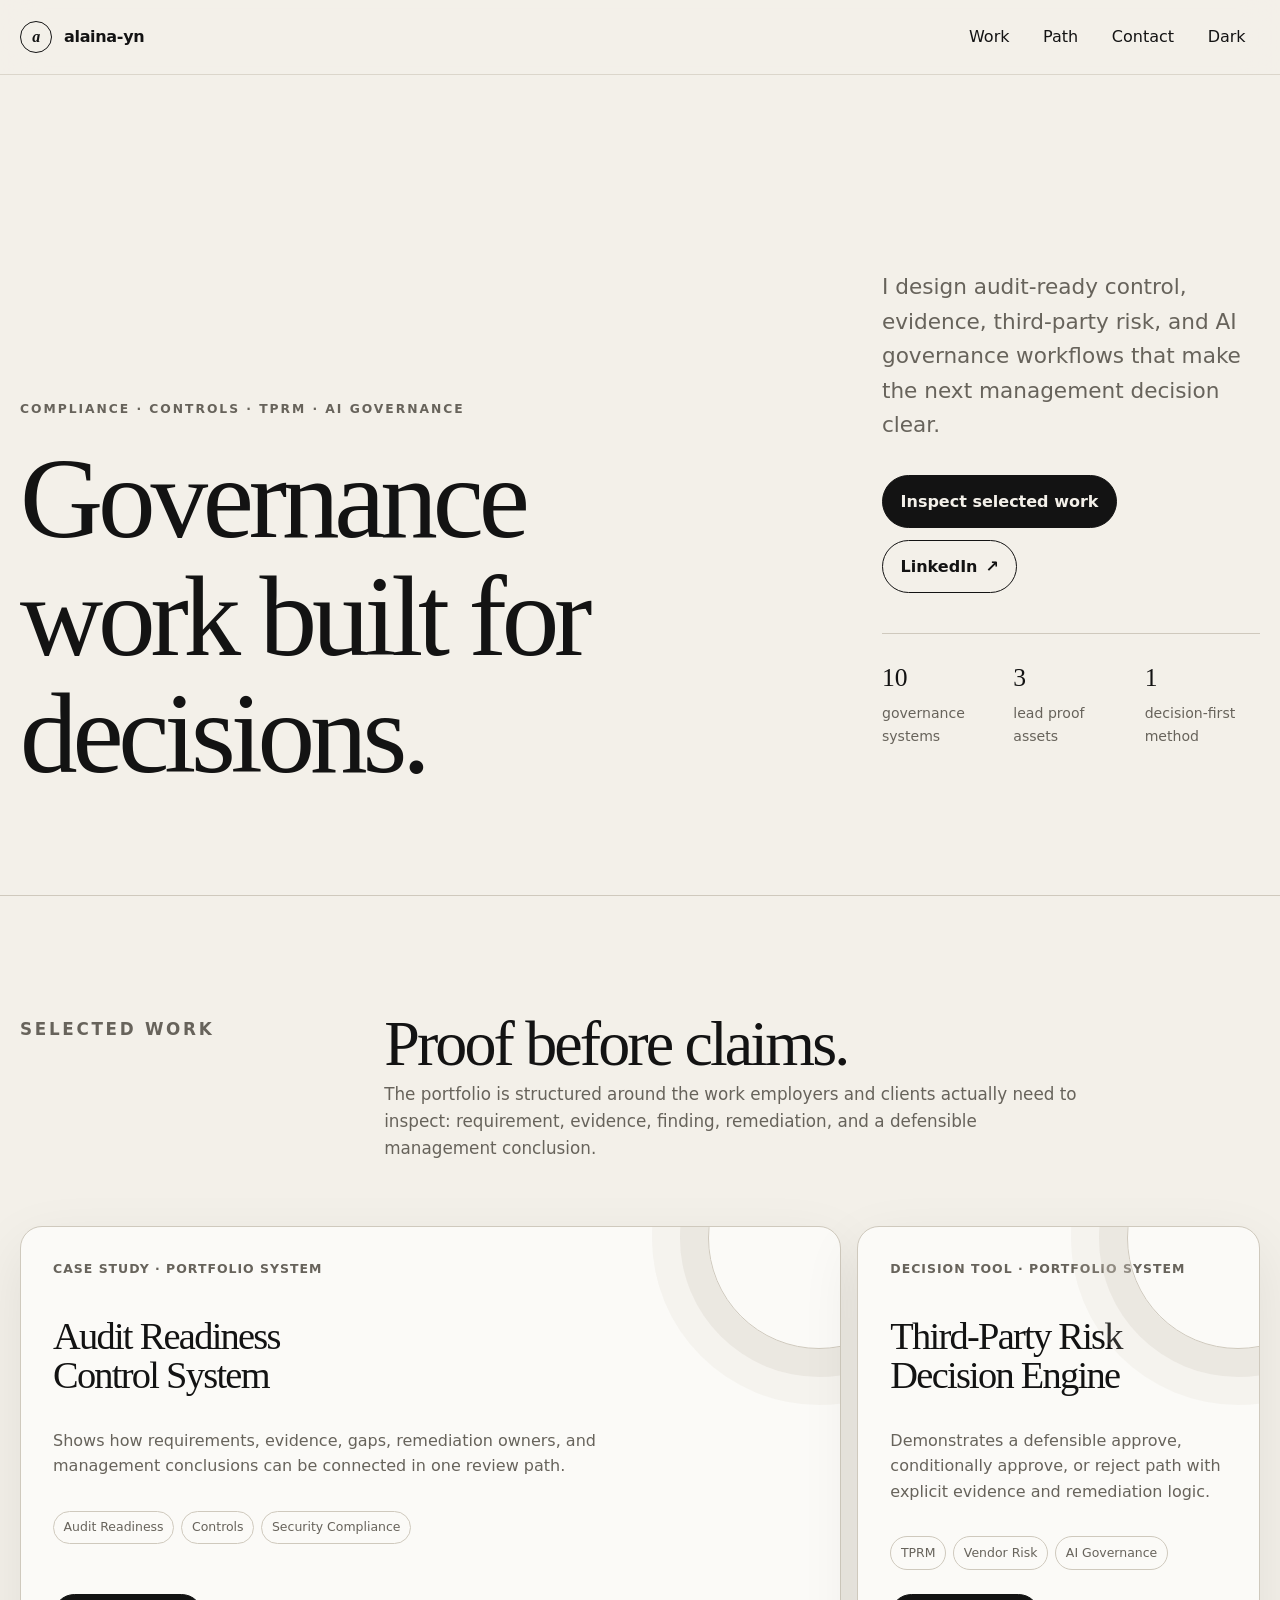
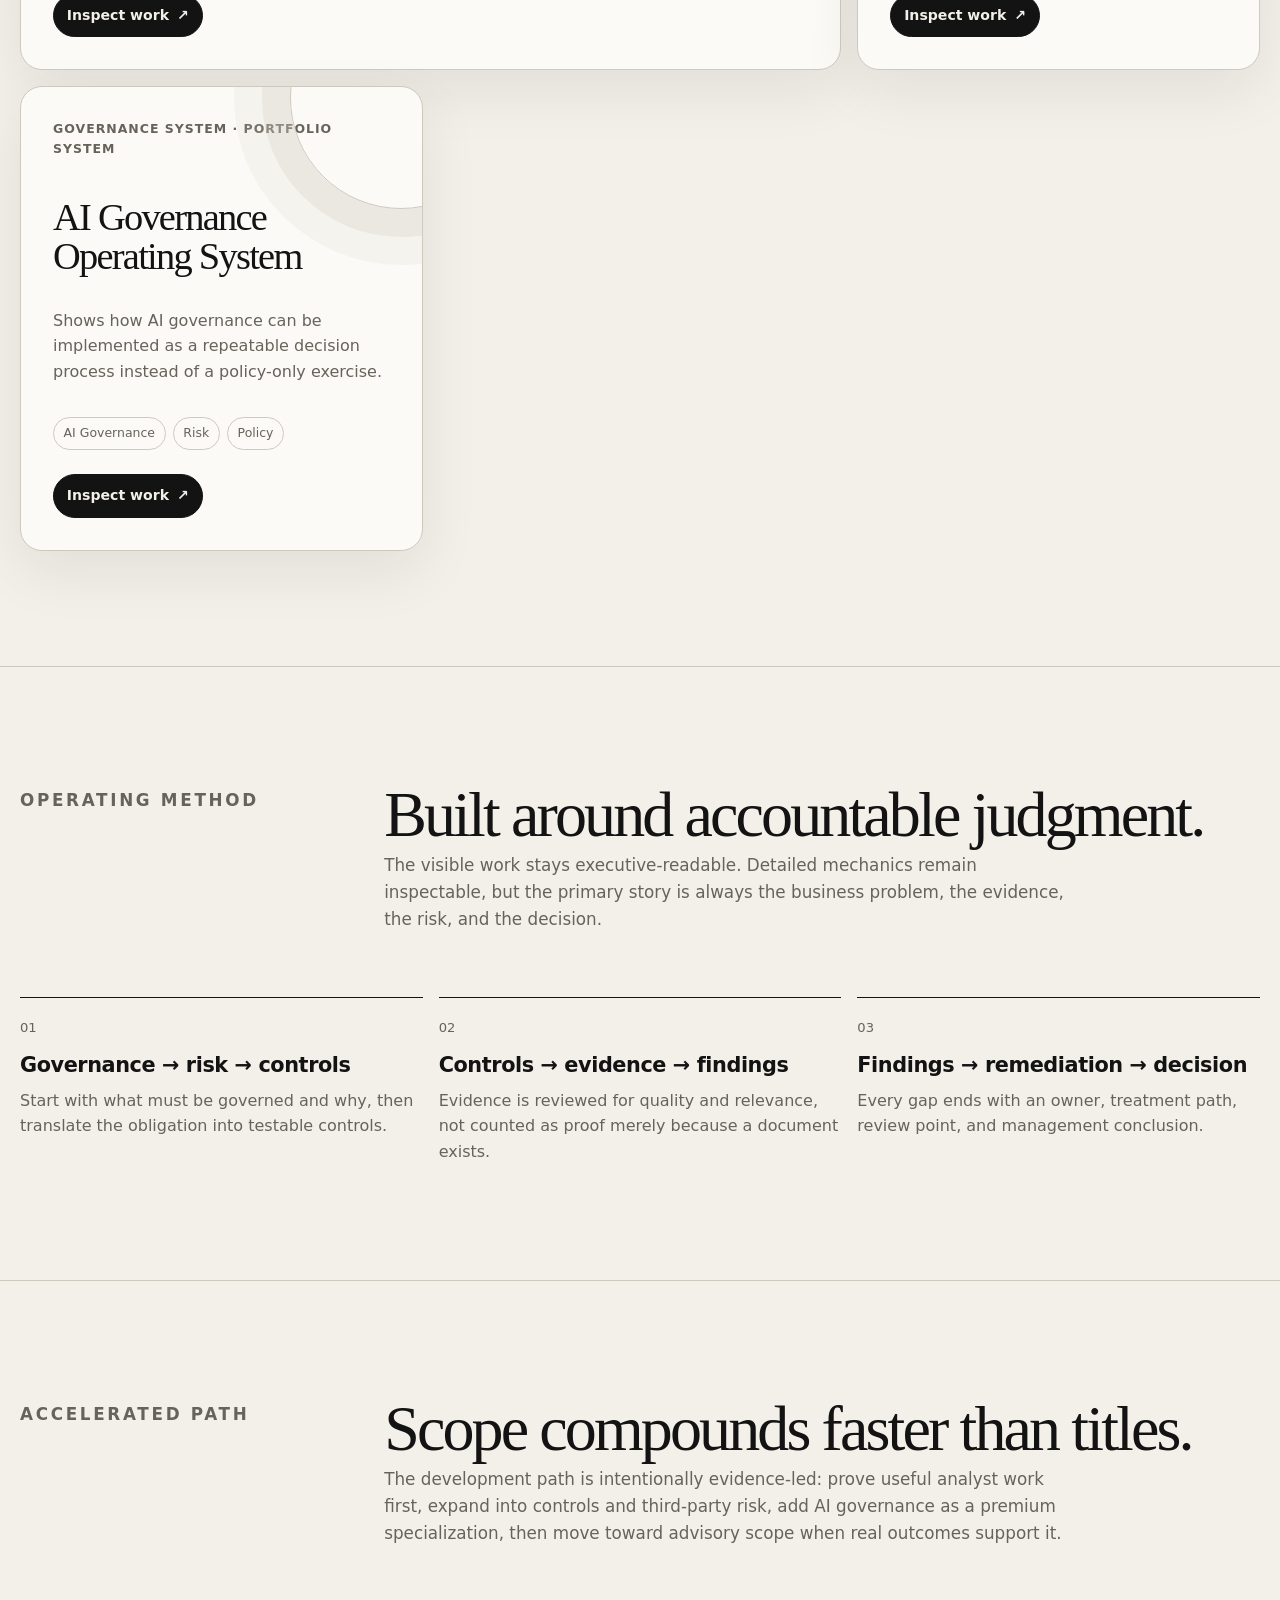
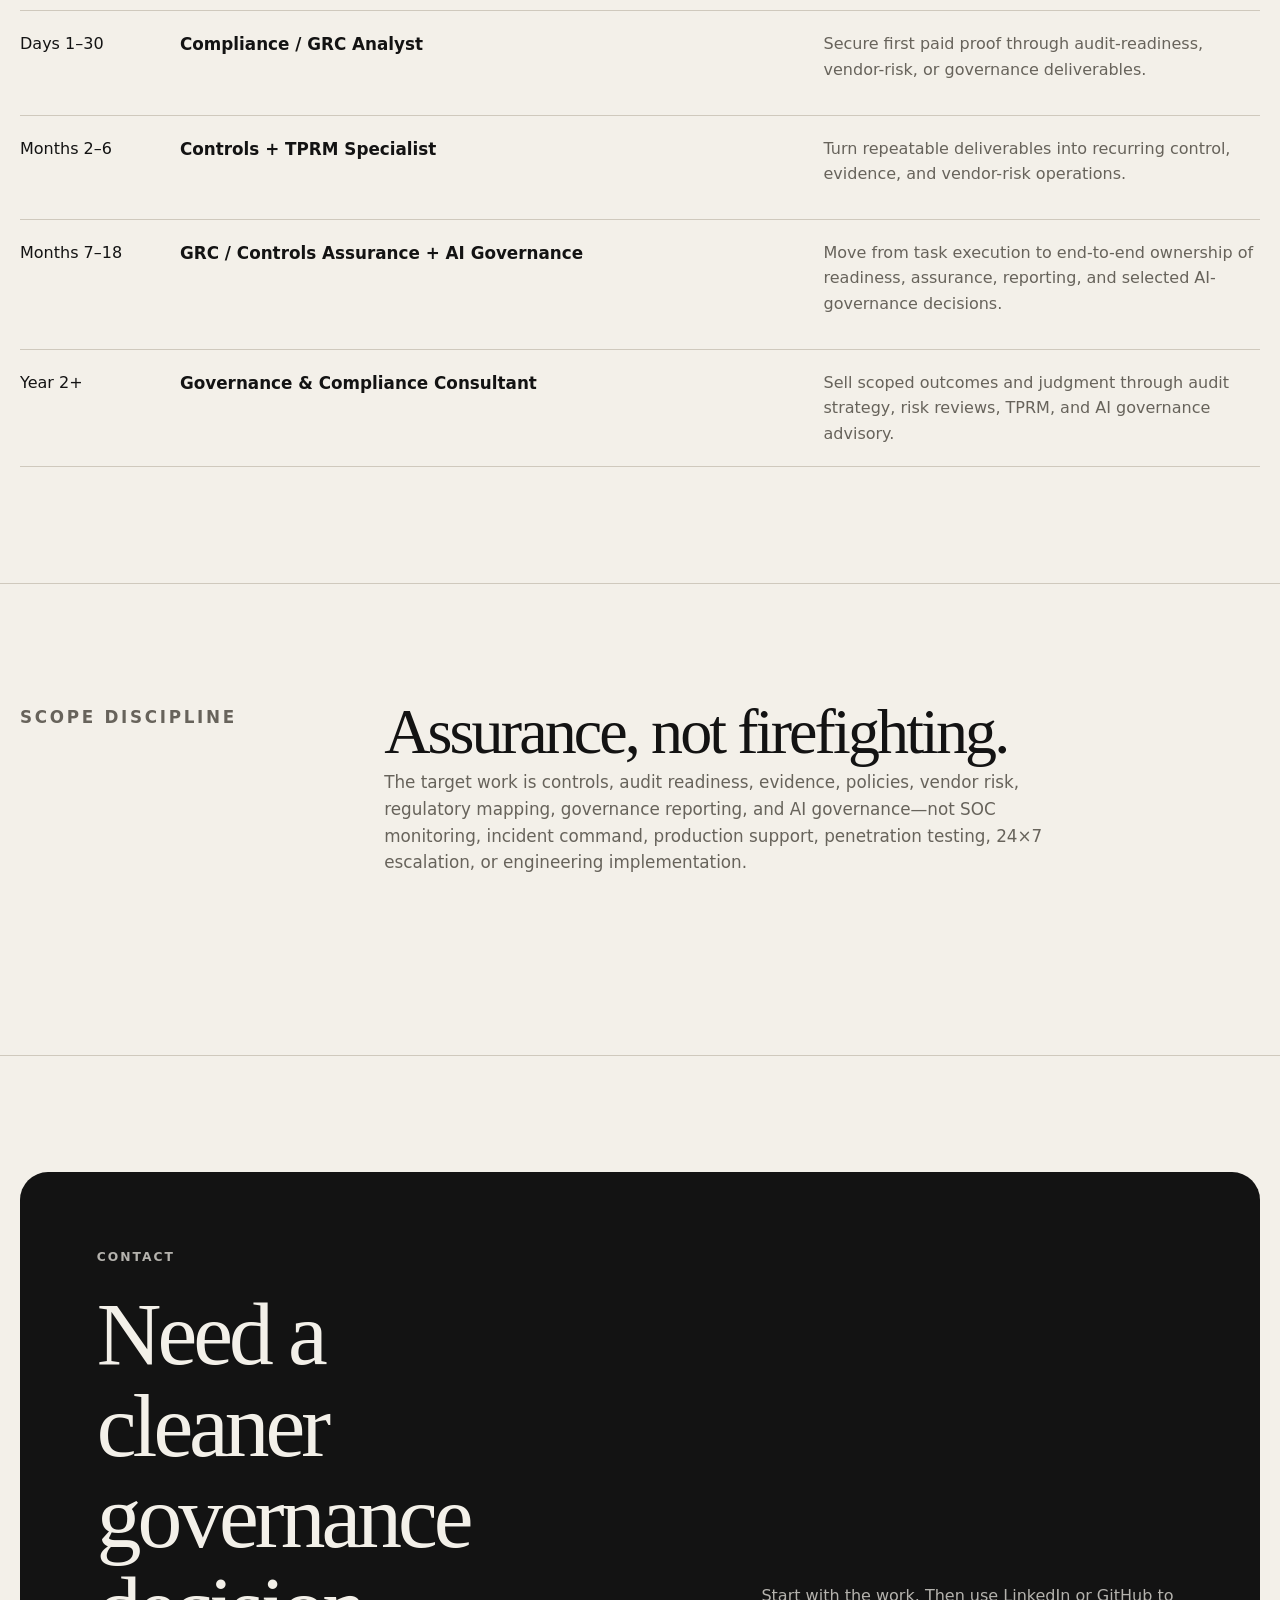
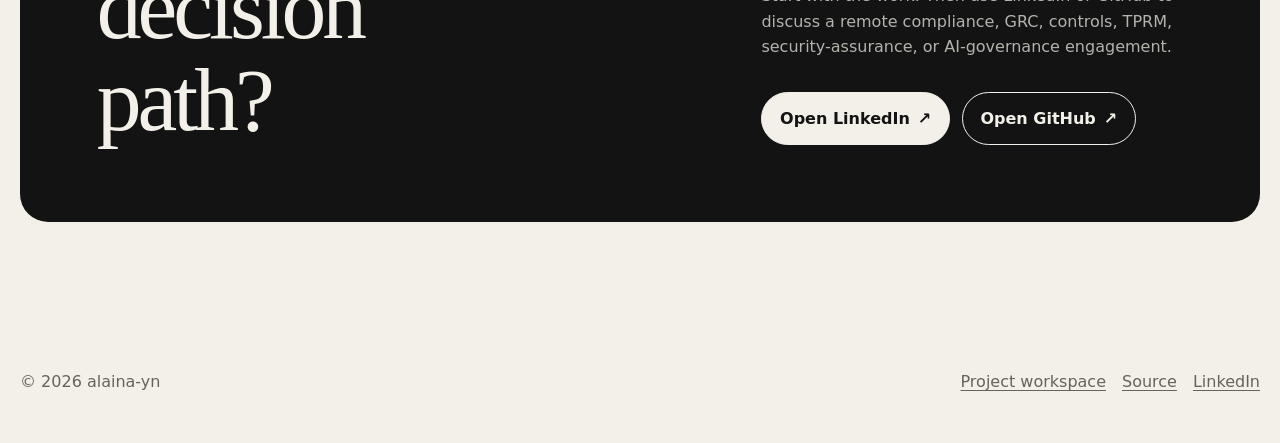
<file: index.html>
<!doctype html>
<html lang="en" data-theme="light">
<head>
  <meta charset="utf-8">
  <meta name="viewport" content="width=device-width, initial-scale=1">
  <title>alaina-yn — Governance, Risk & Compliance</title>
  <meta name="description" content="Evidence-backed governance, risk, compliance, third-party risk, audit readiness, and AI governance portfolio by alaina-yn.">
  <link rel="canonical" href="https://alaina-yn.pages.dev/">
  <meta name="theme-color" content="#f3f0e9">
  <meta property="og:title" content="alaina-yn — Governance, Risk & Compliance">
  <meta property="og:description" content="Audit-ready controls, evidence, vendor-risk decisions, and AI governance workflows.">
  <meta property="og:type" content="website">
  <meta property="og:url" content="https://alaina-yn.pages.dev/">
  <link rel="manifest" href="site.webmanifest">
  <link rel="stylesheet" href="assets/site.css">
  <script defer src="assets/site.js"></script>
  <script defer src="assets/home.js"></script>
</head>
<body>
  <a class="skip-link" href="#main">Skip to main content</a>
  <header class="site-header">
    <nav class="shell nav" aria-label="Primary navigation">
      <a class="brand" href="./" aria-label="alaina-yn home"><span class="brand-mark" aria-hidden="true">a</span><span>alaina-yn</span></a>
      <div class="nav-links">
        <a href="work/">Work</a>
        <a href="#experience">Path</a>
        <a href="#contact" class="keep-mobile">Contact</a>
        <button class="icon-button" type="button" data-theme-toggle aria-label="Switch theme">Dark</button>
      </div>
    </nav>
  </header>

  <main id="main">
    <section class="shell hero" aria-labelledby="hero-title">
      <div>
        <p class="eyebrow">Compliance · Controls · TPRM · AI Governance</p>
        <h1 id="hero-title">Governance work built for decisions.</h1>
      </div>
      <div class="hero-copy">
        <p>I design audit-ready control, evidence, third-party risk, and AI governance workflows that make the next management decision clear.</p>
        <div class="hero-actions">
          <a class="button primary" href="work/">Inspect selected work</a>
          <a class="button secondary" href="https://www.linkedin.com/in/alaina-yn/">LinkedIn <span aria-hidden="true">↗</span></a>
        </div>
        <div class="hero-proof" aria-label="Portfolio focus">
          <div><strong>10</strong><span>governance systems</span></div>
          <div><strong>3</strong><span>lead proof assets</span></div>
          <div><strong>1</strong><span>decision-first method</span></div>
        </div>
      </div>
    </section>

    <section class="section" id="selected-work">
      <div class="shell">
        <div class="section-heading">
          <p class="eyebrow">Selected work</p>
          <div>
            <h2>Proof before claims.</h2>
            <p>The portfolio is structured around the work employers and clients actually need to inspect: requirement, evidence, finding, remediation, and a defensible management conclusion.</p>
          </div>
        </div>
        <div class="work-grid" data-featured-projects aria-live="polite">
          <div class="empty-state">Loading selected work…</div>
        </div>
      </div>
    </section>

    <section class="section" id="method">
      <div class="shell">
        <div class="section-heading">
          <p class="eyebrow">Operating method</p>
          <div>
            <h2>Built around accountable judgment.</h2>
            <p>The visible work stays executive-readable. Detailed mechanics remain inspectable, but the primary story is always the business problem, the evidence, the risk, and the decision.</p>
          </div>
        </div>
        <div class="principles">
          <article class="principle"><span>01</span><h3>Governance → risk → controls</h3><p>Start with what must be governed and why, then translate the obligation into testable controls.</p></article>
          <article class="principle"><span>02</span><h3>Controls → evidence → findings</h3><p>Evidence is reviewed for quality and relevance, not counted as proof merely because a document exists.</p></article>
          <article class="principle"><span>03</span><h3>Findings → remediation → decision</h3><p>Every gap ends with an owner, treatment path, review point, and management conclusion.</p></article>
        </div>
      </div>
    </section>

    <section class="section" id="experience">
      <div class="shell">
        <div class="section-heading">
          <p class="eyebrow">Accelerated path</p>
          <div>
            <h2>Scope compounds faster than titles.</h2>
            <p>The development path is intentionally evidence-led: prove useful analyst work first, expand into controls and third-party risk, add AI governance as a premium specialization, then move toward advisory scope when real outcomes support it.</p>
          </div>
        </div>
        <div class="timeline">
          <div class="timeline-item"><span>Days 1–30</span><strong>Compliance / GRC Analyst</strong><p>Secure first paid proof through audit-readiness, vendor-risk, or governance deliverables.</p></div>
          <div class="timeline-item"><span>Months 2–6</span><strong>Controls + TPRM Specialist</strong><p>Turn repeatable deliverables into recurring control, evidence, and vendor-risk operations.</p></div>
          <div class="timeline-item"><span>Months 7–18</span><strong>GRC / Controls Assurance + AI Governance</strong><p>Move from task execution to end-to-end ownership of readiness, assurance, reporting, and selected AI-governance decisions.</p></div>
          <div class="timeline-item"><span>Year 2+</span><strong>Governance & Compliance Consultant</strong><p>Sell scoped outcomes and judgment through audit strategy, risk reviews, TPRM, and AI governance advisory.</p></div>
        </div>
      </div>
    </section>

    <section class="section" id="boundaries">
      <div class="shell">
        <div class="section-heading">
          <p class="eyebrow">Scope discipline</p>
          <div>
            <h2>Assurance, not firefighting.</h2>
            <p>The target work is controls, audit readiness, evidence, policies, vendor risk, regulatory mapping, governance reporting, and AI governance—not SOC monitoring, incident command, production support, penetration testing, 24×7 escalation, or engineering implementation.</p>
          </div>
        </div>
      </div>
    </section>

    <section class="section" id="contact">
      <div class="shell">
        <div class="contact-panel">
          <div><p class="eyebrow">Contact</p><h2>Need a cleaner governance decision path?</h2></div>
          <div>
            <p>Start with the work. Then use LinkedIn or GitHub to discuss a remote compliance, GRC, controls, TPRM, security-assurance, or AI-governance engagement.</p>
            <div class="hero-actions">
              <a class="button primary" href="https://www.linkedin.com/in/alaina-yn/">Open LinkedIn <span aria-hidden="true">↗</span></a>
              <a class="button" href="https://github.com/alaina-yn">Open GitHub <span aria-hidden="true">↗</span></a>
            </div>
          </div>
        </div>
      </div>
    </section>
  </main>

  <footer class="site-footer">
    <div class="shell footer-row">
      <span>© <span data-year></span> alaina-yn</span>
      <div class="footer-links">
        <a href="https://alaina-yn-projects.pages.dev/">Project workspace</a>
        <a href="https://github.com/alaina-yn/alaina-yn">Source</a>
        <a href="https://www.linkedin.com/in/alaina-yn/">LinkedIn</a>
      </div>
    </div>
  </footer>
</body>
</html>
</file>
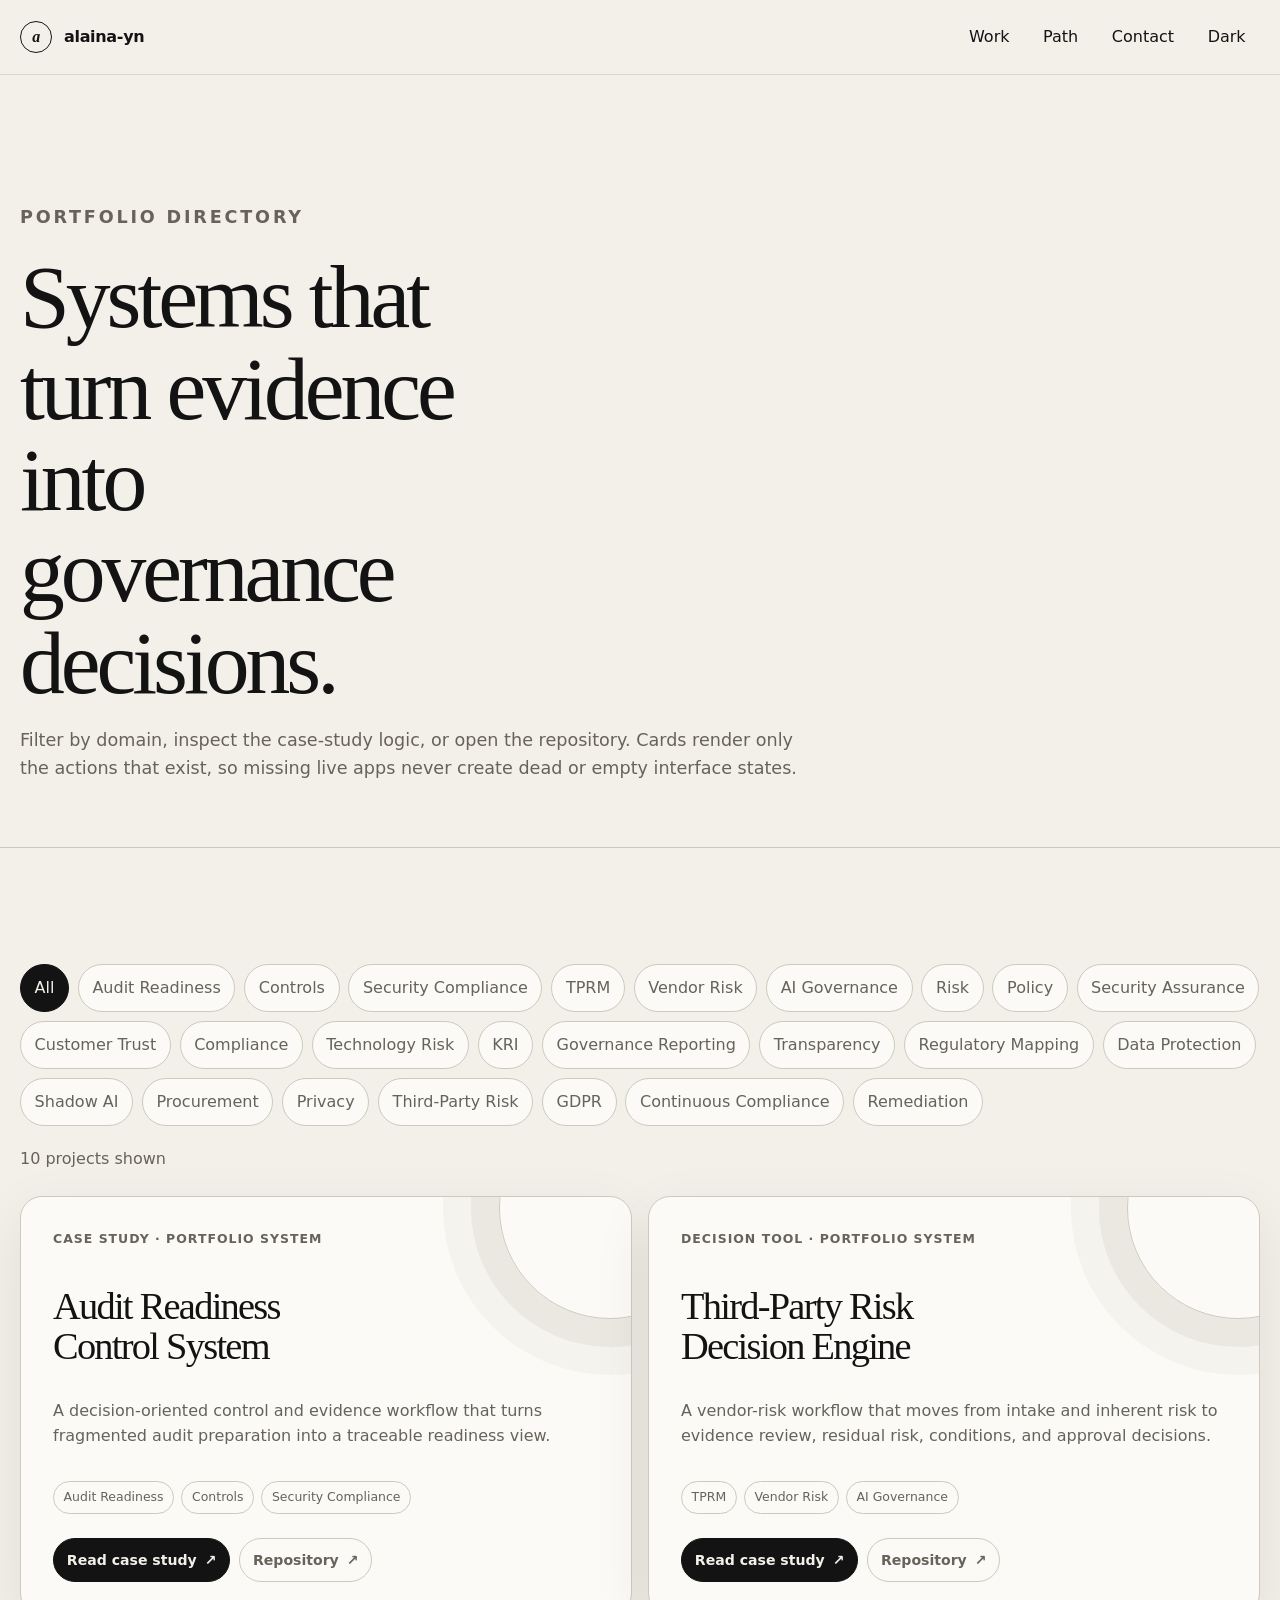
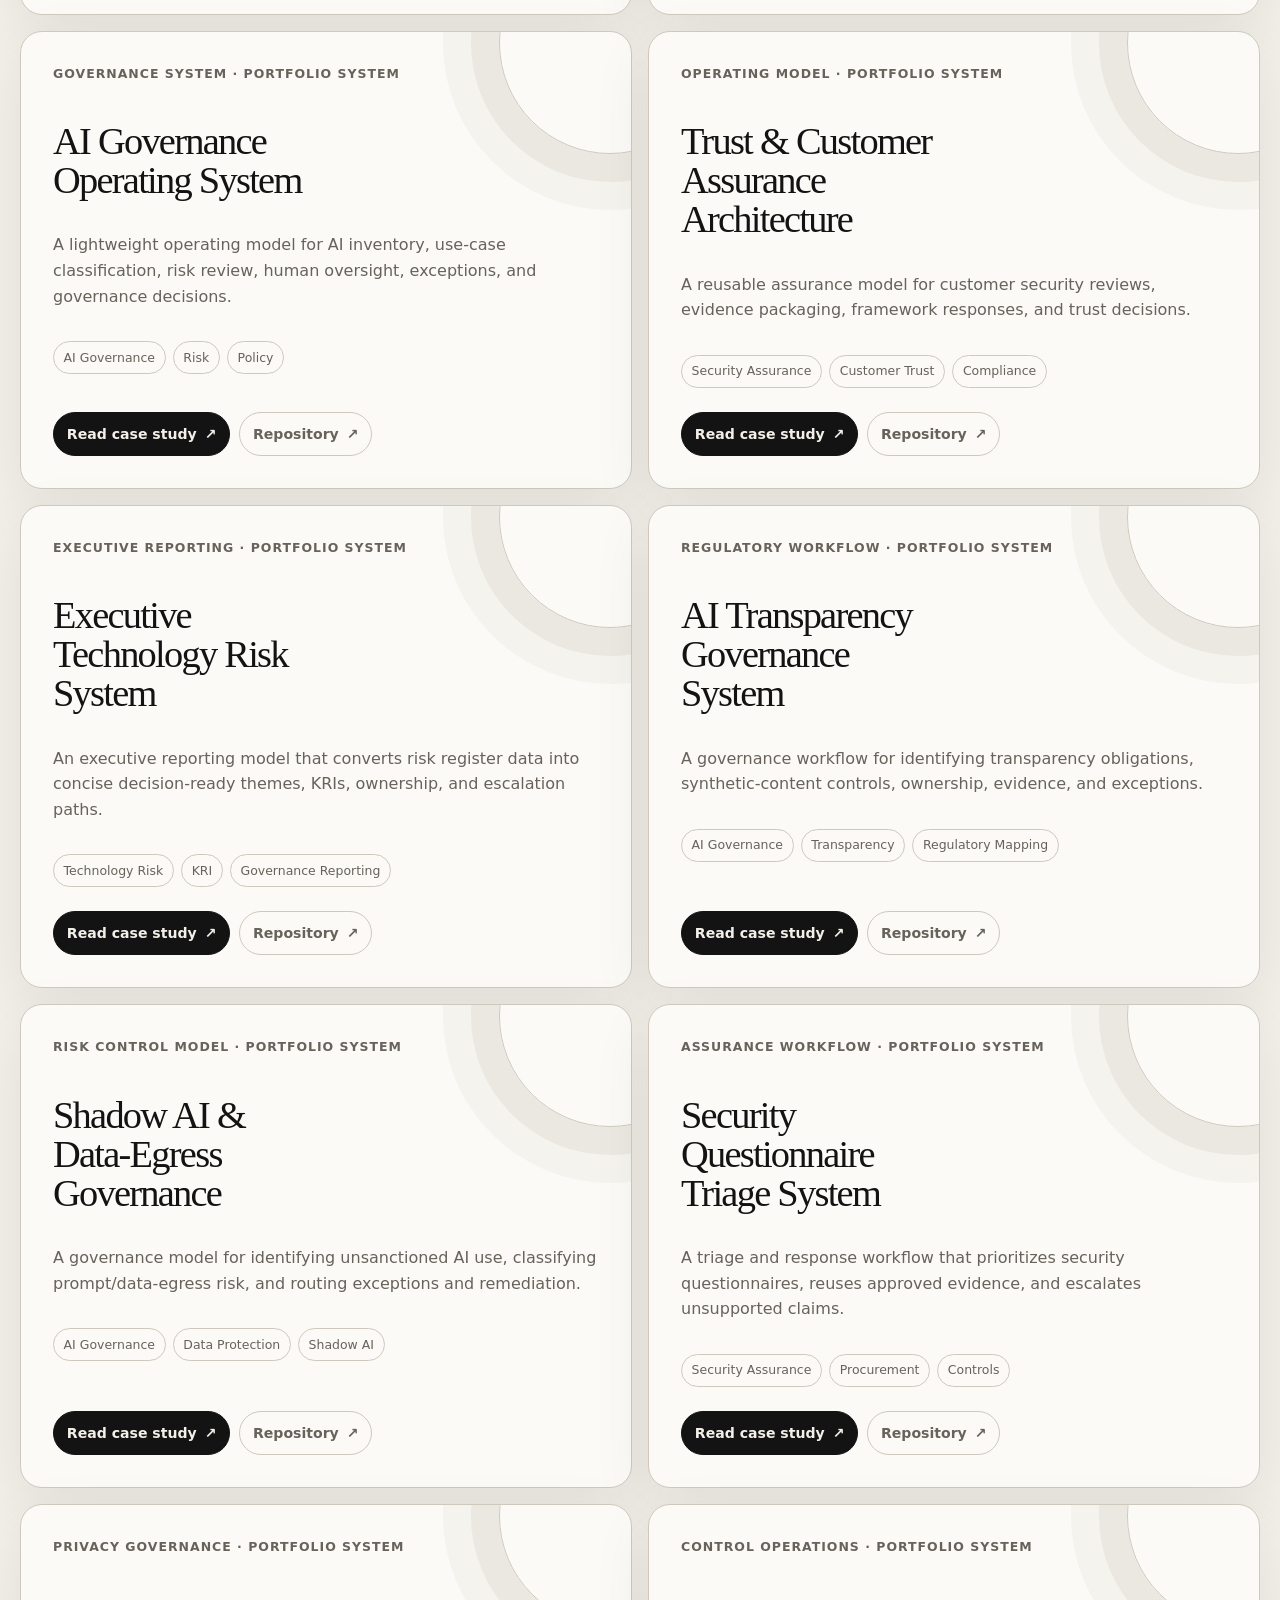
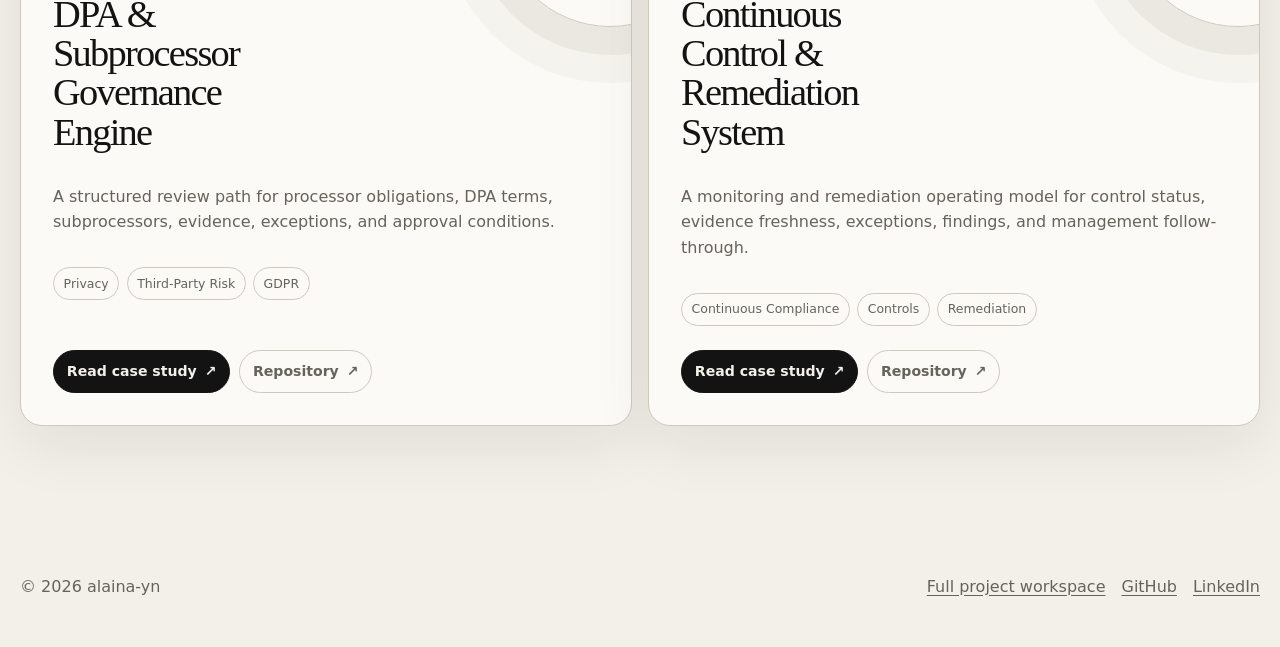
<file: work/index.html>
<!doctype html>
<html lang="en" data-theme="light">
<head>
  <meta charset="utf-8">
  <meta name="viewport" content="width=device-width, initial-scale=1">
  <title>Work — alaina-yn</title>
  <meta name="description" content="Portfolio directory for compliance, GRC, controls, TPRM, security assurance, audit readiness, and AI governance work by alaina-yn.">
  <link rel="canonical" href="https://alaina-yn.pages.dev/work/">
  <link rel="stylesheet" href="../assets/site.css">
  <script defer src="../assets/site.js"></script>
  <script defer src="../assets/work.js"></script>
</head>
<body>
  <a class="skip-link" href="#main">Skip to main content</a>
  <header class="site-header">
    <nav class="shell nav" aria-label="Primary navigation">
      <a class="brand" href="../"><span class="brand-mark" aria-hidden="true">a</span><span>alaina-yn</span></a>
      <div class="nav-links">
        <a href="./" aria-current="page">Work</a>
        <a href="../#experience">Path</a>
        <a href="../#contact" class="keep-mobile">Contact</a>
        <button class="icon-button" type="button" data-theme-toggle aria-label="Switch theme">Dark</button>
      </div>
    </nav>
  </header>
  <main id="main">
    <section class="shell page-hero">
      <p class="eyebrow">Portfolio directory</p>
      <h1>Systems that turn evidence into governance decisions.</h1>
      <p>Filter by domain, inspect the case-study logic, or open the repository. Cards render only the actions that exist, so missing live apps never create dead or empty interface states.</p>
    </section>
    <section class="section">
      <div class="shell">
        <div class="filters" data-filters aria-label="Project filters"></div>
        <p class="directory-meta" data-project-count aria-live="polite">Loading projects…</p>
        <div class="work-grid" data-project-grid><div class="empty-state">Loading portfolio…</div></div>
      </div>
    </section>
  </main>
  <footer class="site-footer">
    <div class="shell footer-row">
      <span>© <span data-year></span> alaina-yn</span>
      <div class="footer-links"><a href="https://alaina-yn-projects.pages.dev/">Full project workspace</a><a href="https://github.com/alaina-yn">GitHub</a><a href="https://www.linkedin.com/in/alaina-yn/">LinkedIn</a></div>
    </div>
  </footer>
</body>
</html>
</file>
<file: assets/site.css>
:root {
  color-scheme: light;
  --bg: #f3f0e9;
  --surface: #fbfaf7;
  --surface-2: #e9e4da;
  --ink: #131313;
  --muted: #67635b;
  --line: #cfc9bd;
  --accent: #214c3f;
  --accent-ink: #f8f6ef;
  --shadow: 0 20px 60px rgba(21, 21, 21, .08);
  --radius: 22px;
  --max: 1240px;
  --sans: ui-sans-serif, system-ui, -apple-system, BlinkMacSystemFont, "Segoe UI", sans-serif;
  --serif: "Iowan Old Style", Baskerville, "Times New Roman", serif;
}

html[data-theme="dark"] {
  color-scheme: dark;
  --bg: #111210;
  --surface: #181a17;
  --surface-2: #22251f;
  --ink: #f4f1e8;
  --muted: #aaa79e;
  --line: #34372f;
  --accent: #a8c3ad;
  --accent-ink: #111610;
  --shadow: 0 24px 70px rgba(0, 0, 0, .28);
}

* { box-sizing: border-box; }
html { scroll-behavior: smooth; }
body {
  margin: 0;
  background: var(--bg);
  color: var(--ink);
  font-family: var(--sans);
  line-height: 1.6;
  -webkit-font-smoothing: antialiased;
}
a { color: inherit; }
button, input, select { font: inherit; }
button { color: inherit; }
img, svg { max-width: 100%; }

.skip-link {
  position: fixed;
  left: 1rem;
  top: -5rem;
  z-index: 1000;
  background: var(--ink);
  color: var(--bg);
  padding: .75rem 1rem;
  border-radius: 999px;
}
.skip-link:focus { top: 1rem; }

.shell { width: min(calc(100% - 2rem), var(--max)); margin-inline: auto; }
.site-header {
  position: sticky;
  top: 0;
  z-index: 50;
  backdrop-filter: blur(18px);
  background: color-mix(in srgb, var(--bg) 82%, transparent);
  border-bottom: 1px solid color-mix(in srgb, var(--line) 68%, transparent);
}
.nav {
  min-height: 74px;
  display: flex;
  align-items: center;
  justify-content: space-between;
  gap: 1rem;
}
.brand {
  display: inline-flex;
  align-items: center;
  gap: .75rem;
  text-decoration: none;
  font-weight: 750;
  letter-spacing: -.02em;
}
.brand-mark {
  width: 32px;
  height: 32px;
  border: 1px solid var(--ink);
  border-radius: 50%;
  display: grid;
  place-items: center;
  font-family: var(--serif);
  font-style: italic;
}
.nav-links { display: flex; align-items: center; gap: .3rem; }
.nav-links a,
.icon-button {
  text-decoration: none;
  border: 0;
  background: transparent;
  padding: .7rem .9rem;
  border-radius: 999px;
  cursor: pointer;
}
.nav-links a:hover,
.nav-links a:focus-visible,
.icon-button:hover,
.icon-button:focus-visible { background: var(--surface-2); outline: none; }

.hero {
  min-height: min(820px, calc(100vh - 74px));
  display: grid;
  grid-template-columns: minmax(0, 1.35fr) minmax(280px, .65fr);
  gap: clamp(2rem, 6vw, 6rem);
  align-items: end;
  padding-block: clamp(5rem, 10vw, 9rem) clamp(4rem, 8vw, 7rem);
}
.eyebrow {
  margin: 0 0 1.25rem;
  text-transform: uppercase;
  letter-spacing: .16em;
  font-size: .77rem;
  font-weight: 800;
  color: var(--muted);
}
h1, h2, h3 { line-height: 1.02; letter-spacing: -.045em; }
h1 {
  margin: 0;
  font-family: var(--serif);
  font-size: clamp(3.6rem, 9vw, 8.6rem);
  font-weight: 500;
  max-width: 11ch;
}
.hero-copy { align-self: center; max-width: 520px; }
.hero-copy p { font-size: clamp(1.05rem, 1.9vw, 1.35rem); color: var(--muted); }
.hero-actions { display: flex; flex-wrap: wrap; gap: .75rem; margin-top: 2rem; }
.button {
  display: inline-flex;
  align-items: center;
  justify-content: center;
  gap: .5rem;
  min-height: 48px;
  padding: .8rem 1.1rem;
  border: 1px solid var(--ink);
  border-radius: 999px;
  text-decoration: none;
  font-weight: 750;
  transition: transform 160ms ease, background 160ms ease, color 160ms ease;
}
.button:hover { transform: translateY(-2px); }
.button.primary { background: var(--ink); color: var(--bg); }
.button.secondary { background: transparent; }
.button.ghost { border-color: var(--line); color: var(--muted); }

.hero-proof {
  margin-top: 2.5rem;
  border-top: 1px solid var(--line);
  padding-top: 1.5rem;
  display: grid;
  grid-template-columns: repeat(3, 1fr);
  gap: 1rem;
}
.hero-proof strong { display: block; font-family: var(--serif); font-size: 1.6rem; font-weight: 500; }
.hero-proof span { display: block; color: var(--muted); font-size: .88rem; margin-top: .2rem; }

.section { padding-block: clamp(4.8rem, 9vw, 8rem); border-top: 1px solid var(--line); }
.section-heading {
  display: grid;
  grid-template-columns: minmax(0, .55fr) minmax(0, 1.45fr);
  gap: 2rem;
  align-items: start;
  margin-bottom: clamp(2rem, 5vw, 4rem);
}
.section-heading h2 { margin: 0; font-family: var(--serif); font-size: clamp(2.4rem, 5vw, 5rem); font-weight: 500; }
.section-heading p { margin: .3rem 0 0; color: var(--muted); max-width: 65ch; font-size: 1.05rem; }

.work-grid {
  display: grid;
  grid-template-columns: repeat(12, 1fr);
  gap: 1rem;
}
.project-card {
  grid-column: span 6;
  min-height: 390px;
  background: var(--surface);
  border: 1px solid var(--line);
  border-radius: var(--radius);
  padding: clamp(1.25rem, 2.8vw, 2rem);
  display: flex;
  flex-direction: column;
  box-shadow: var(--shadow);
  position: relative;
  overflow: hidden;
}
.project-card.featured { grid-column: span 8; }
.project-card.compact { grid-column: span 4; min-height: 330px; }
.project-card::before {
  content: "";
  position: absolute;
  width: 220px;
  height: 220px;
  border-radius: 50%;
  right: -90px;
  top: -100px;
  border: 1px solid var(--line);
  box-shadow: 0 0 0 28px color-mix(in srgb, var(--line) 28%, transparent), 0 0 0 56px color-mix(in srgb, var(--line) 15%, transparent);
}
.card-kicker { color: var(--muted); font-size: .78rem; font-weight: 800; letter-spacing: .08em; text-transform: uppercase; }
.project-card h3 { font-family: var(--serif); font-weight: 500; font-size: clamp(1.8rem, 3vw, 3rem); margin: 2.4rem 0 1rem; max-width: 14ch; }
.project-card p { color: var(--muted); max-width: 56ch; }
.tags { display: flex; flex-wrap: wrap; gap: .45rem; margin-top: 1rem; }
.tag { border: 1px solid var(--line); border-radius: 999px; padding: .35rem .6rem; font-size: .78rem; color: var(--muted); }
.card-actions { margin-top: auto; padding-top: 1.5rem; display: flex; flex-wrap: wrap; gap: .55rem; }
.card-actions .button { min-height: 40px; padding: .6rem .8rem; font-size: .88rem; }

.principles { display: grid; grid-template-columns: repeat(3, 1fr); gap: 1rem; }
.principle { border-top: 1px solid var(--ink); padding-top: 1rem; }
.principle span { color: var(--muted); font-size: .82rem; }
.principle h3 { margin: 1rem 0 .7rem; font-size: 1.3rem; letter-spacing: -.02em; }
.principle p { margin: 0; color: var(--muted); }

.timeline { display: grid; gap: .75rem; }
.timeline-item {
  display: grid;
  grid-template-columns: 140px minmax(0, 1fr) minmax(220px, .7fr);
  gap: 1.25rem;
  padding: 1.25rem 0;
  border-top: 1px solid var(--line);
}
.timeline-item:last-child { border-bottom: 1px solid var(--line); }
.timeline-item strong { font-size: 1.05rem; }
.timeline-item p { margin: 0; color: var(--muted); }

.contact-panel {
  background: var(--ink);
  color: var(--bg);
  border-radius: calc(var(--radius) + 6px);
  padding: clamp(2rem, 6vw, 5rem);
  display: grid;
  grid-template-columns: 1.2fr .8fr;
  gap: 2rem;
  align-items: end;
}
.contact-panel h2 { margin: 0; font-family: var(--serif); font-size: clamp(3rem, 7vw, 6.5rem); font-weight: 500; max-width: 10ch; }
.contact-panel p { color: color-mix(in srgb, var(--bg) 72%, transparent); }
.contact-panel .button { border-color: var(--bg); color: var(--bg); }
.contact-panel .button.primary { background: var(--bg); color: var(--ink); }

.site-footer { padding-block: 2rem 3rem; color: var(--muted); }
.footer-row { display: flex; justify-content: space-between; gap: 1rem; flex-wrap: wrap; }
.footer-links { display: flex; gap: 1rem; flex-wrap: wrap; }
.footer-links a { text-underline-offset: 3px; }

/* Work directory */
.page-hero { padding-block: clamp(4rem, 10vw, 8rem) 3rem; }
.page-hero h1 { font-size: clamp(3rem, 7vw, 6.5rem); }
.page-hero p { max-width: 70ch; color: var(--muted); font-size: 1.1rem; }
.filters {
  display: flex;
  flex-wrap: wrap;
  align-items: center;
  gap: .55rem;
  margin-bottom: 1.25rem;
}
.filter-button {
  border: 1px solid var(--line);
  background: var(--surface);
  color: var(--muted);
  padding: .65rem .85rem;
  border-radius: 999px;
  cursor: pointer;
}
.filter-button[aria-pressed="true"] { background: var(--ink); color: var(--bg); border-color: var(--ink); }
.directory-meta { color: var(--muted); margin-bottom: 1.5rem; }
.empty-state { border: 1px dashed var(--line); border-radius: var(--radius); padding: 2rem; color: var(--muted); }

@media (max-width: 900px) {
  .hero, .section-heading, .contact-panel { grid-template-columns: 1fr; }
  .hero { align-items: center; min-height: auto; }
  .hero-copy { align-self: end; }
  .project-card, .project-card.featured, .project-card.compact { grid-column: span 12; }
  .principles { grid-template-columns: 1fr; }
  .timeline-item { grid-template-columns: 1fr; gap: .5rem; }
}

@media (max-width: 660px) {
  .shell { width: min(calc(100% - 1.2rem), var(--max)); }
  .nav-links a:not(.keep-mobile) { display: none; }
  h1 { font-size: clamp(3.1rem, 18vw, 5.5rem); }
  .hero-proof { grid-template-columns: 1fr; }
  .hero-proof > div { border-top: 1px solid var(--line); padding-top: .75rem; }
  .contact-panel { padding: 1.5rem; }
}

@media (prefers-reduced-motion: reduce) {
  html { scroll-behavior: auto; }
  *, *::before, *::after { animation-duration: .001ms !important; transition-duration: .001ms !important; }
}
</file>
